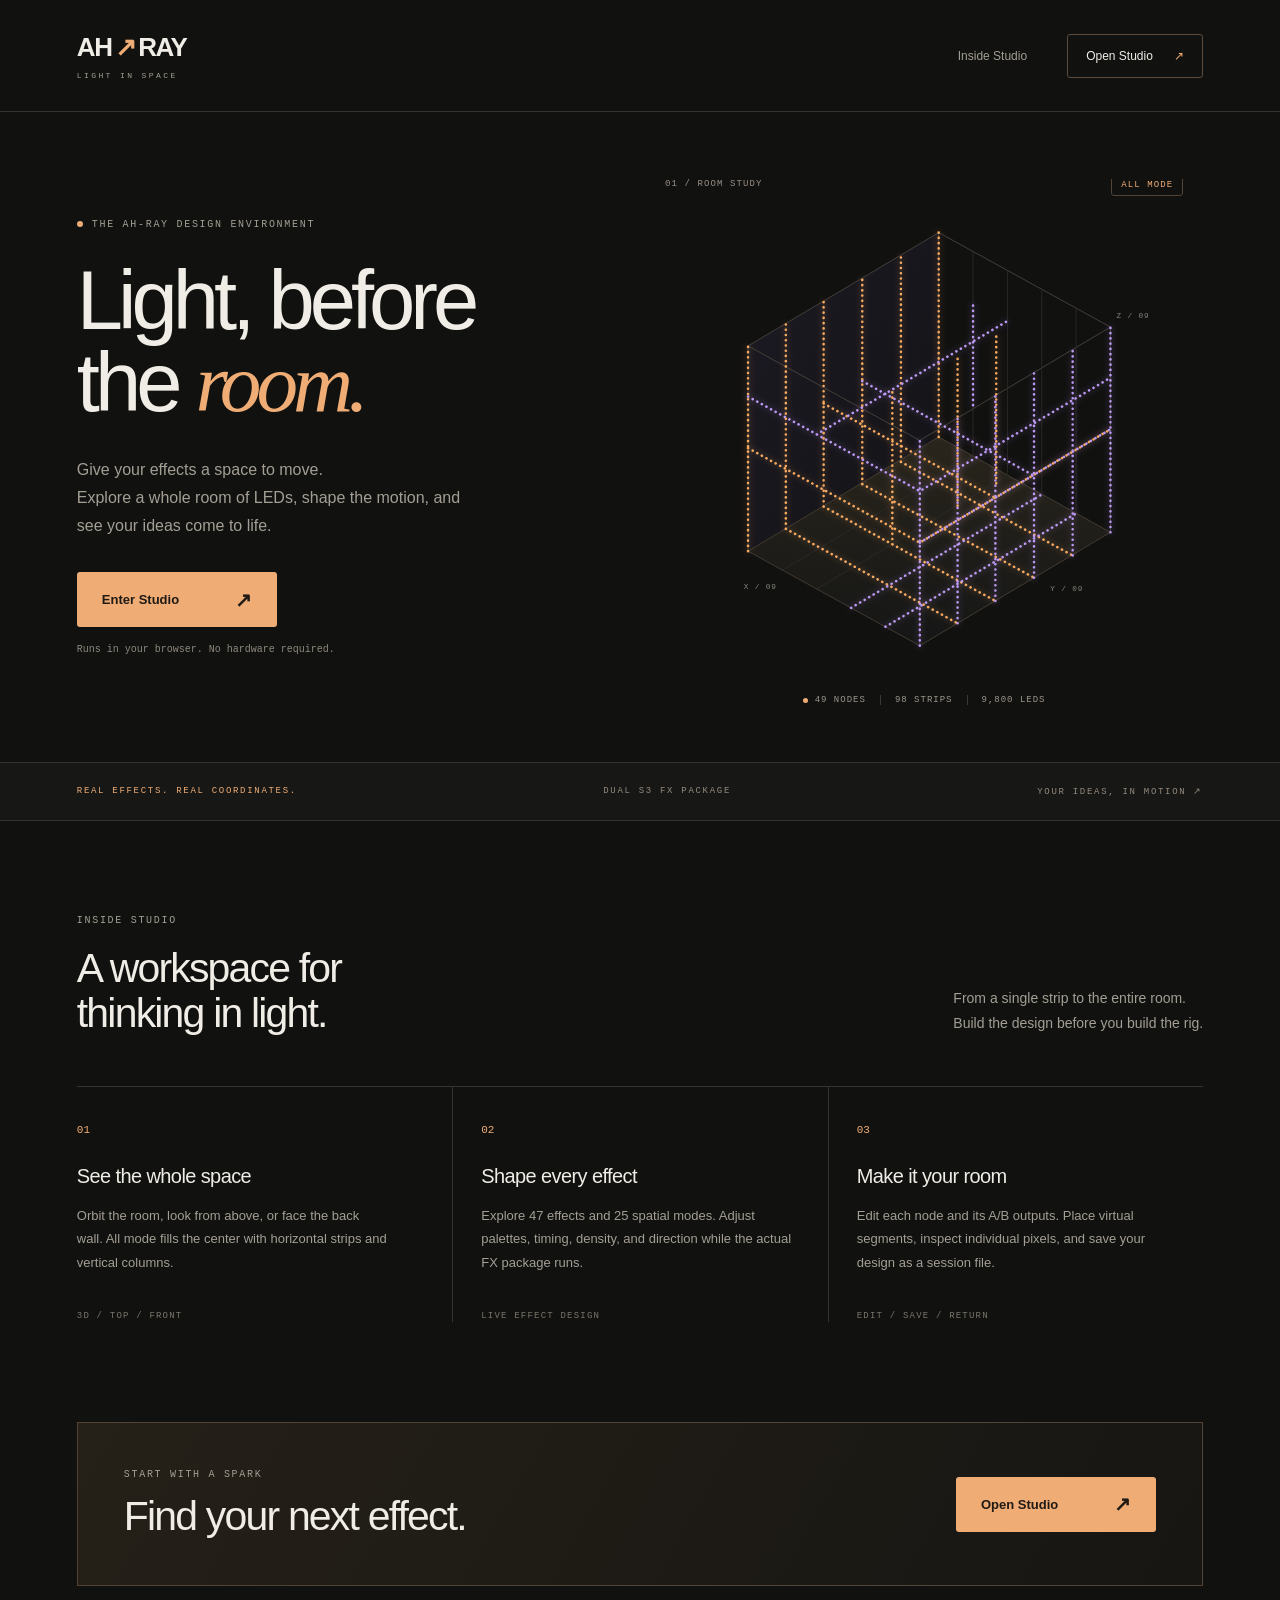
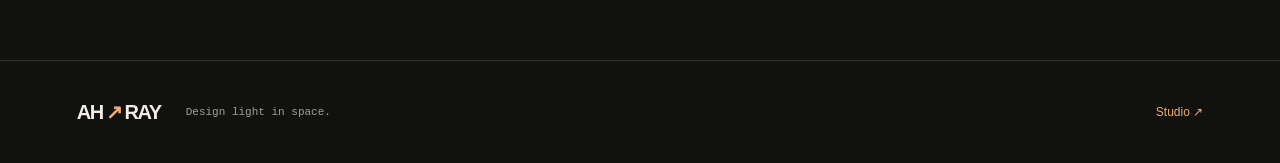
<file: public/index.html>
<!doctype html>
<html lang="en">
<head>
  <meta charset="utf-8"><meta name="viewport" content="width=device-width, initial-scale=1">
  <title>AH-RAY · Light, before the room</title>
  <meta name="description" content="Design light in space with AH-RAY Studio. Preview real Dual S3 effects across a complete LED room, without connecting hardware.">
  <meta name="theme-color" content="#111110">
  <link rel="icon" href="./favicon.svg" type="image/svg+xml">
  <link rel="stylesheet" href="./site.css">
</head>
<body>
  <header class="site-header"><a href="./" class="logo" aria-label="AH-RAY home">AH<span>↗</span>RAY<small>LIGHT IN SPACE</small></a><nav aria-label="Main navigation"><a href="#inside">Inside Studio</a><a href="./studio/" class="nav-cta">Open Studio <span>↗</span></a></nav></header>
  <main>
    <section class="hero">
      <div class="hero-copy"><p class="eyebrow"><span></span> THE AH-RAY DESIGN ENVIRONMENT</p><h1>Light, before<br>the <em>room.</em></h1><p class="intro">Give your effects a space to move.<br>Explore a whole room of LEDs, shape the motion, and see your ideas come to life.</p><a class="cta" href="./studio/">Enter Studio <span>↗</span></a><p class="micro">Runs in your browser. No hardware required.</p></div>
      <div class="room-art" role="img" aria-label="Illustration of a three dimensional room filled with amber and violet LED strips">
        <div class="art-label"><span>01 / ROOM STUDY</span><span>ALL MODE</span></div>
        <svg viewBox="0 0 650 570" aria-hidden="true">
          <defs><linearGradient id="floor" x2="0" y2="1"><stop stop-color="#29251c"/><stop offset="1" stop-color="#151616"/></linearGradient><linearGradient id="wall" x2="1" y2="1"><stop stop-color="#1c1a23"/><stop offset="1" stop-color="#131316"/></linearGradient><filter id="glow"><feGaussianBlur stdDeviation="4"/></filter><g id="room-lines" fill="none"><path d="M120 381L320 491L542 359L342 248Z" stroke="#494135"/><path d="M120 381V142L342 10L542 120V359M120 142L320 252L542 120M320 252V491M342 10V248" stroke="#4c453f"/><g stroke="#2c2b29"><path d="M164 355L364 465M208 329L408 439M253 303L453 412M298 277L498 386M160 403L382 271M200 425L422 293M240 447L462 315M280 469L502 337M164 116V355M208 90V329M253 63V303M298 37V277M382 32V271M422 54V293M462 76V315M502 98V337"/></g></g><g id="led-lines" fill="none" stroke-linecap="round" stroke-width="3" stroke-dasharray=".1 6"><g stroke="#f8aa60"><path d="M120 381V142M164 355V116M208 329V90M253 303V63M298 277V37M342 248V10M164 355L364 465M208 329L408 439M253 303L453 412M298 277L498 386M208 329V152M288 373V196M364 328V152M409 302V126M120 261L320 371L542 239M208 209L408 319"/></g><g stroke="#bc99f4"><path d="M320 491V252M364 465V226M408 439V200M453 412V173M498 386V147M542 359V120M240 447L462 315M280 469L502 337M408 439V262M320 371L542 239M120 201L320 311L542 179M200 245L422 113M253 183L453 293M382 211V92"/></g></g></defs>
          <path d="M120 381L320 491L542 359L342 248Z" fill="url(#floor)"/><path d="M120 381V142L342 10V248Z" fill="url(#wall)"/><use href="#room-lines"/><use href="#led-lines" filter="url(#glow)" opacity=".55"/><use href="#led-lines"/>
          <g fill="#88847c" font-family="monospace" font-size="9" letter-spacing="1"><text x="115" y="425">X / 09</text><text x="472" y="427">Y / 09</text><text x="549" y="110">Z / 09</text></g>
        </svg>
        <div class="art-bottom"><span class="art-dot"></span>49 NODES <span>98 STRIPS</span><span>9,800 LEDS</span></div>
      </div>
    </section>
    <div class="ticker"><span>REAL EFFECTS. REAL COORDINATES.</span><span>DUAL S3 FX PACKAGE</span><span>YOUR IDEAS, IN MOTION ↗</span></div>
    <section id="inside" class="inside"><div class="section-heading"><p class="eyebrow">INSIDE STUDIO</p><h2>A workspace for<br>thinking in light.</h2><p>From a single strip to the entire room.<br>Build the design before you build the rig.</p></div><div class="features">
      <article><span class="number">01</span><h3>See the whole space</h3><p>Orbit the room, look from above, or face the back wall. All mode fills the center with horizontal strips and vertical columns.</p><span class="feature-note">3D / TOP / FRONT</span></article>
      <article><span class="number">02</span><h3>Shape every effect</h3><p>Explore 47 effects and 25 spatial modes. Adjust palettes, timing, density, and direction while the actual FX package runs.</p><span class="feature-note">LIVE EFFECT DESIGN</span></article>
      <article><span class="number">03</span><h3>Make it your room</h3><p>Edit each node and its A/B outputs. Place virtual segments, inspect individual pixels, and save your design as a session file.</p><span class="feature-note">EDIT / SAVE / RETURN</span></article>
    </div></section>
    <section class="invitation"><div><p class="eyebrow">START WITH A SPARK</p><h2>Find your next effect.</h2></div><a class="cta" href="./studio/">Open Studio <span>↗</span></a></section>
  </main>
  <footer><a class="logo" href="./">AH<span>↗</span>RAY</a><p>Design light in space.</p><a href="./studio/">Studio ↗</a></footer>
</body></html>
</file>
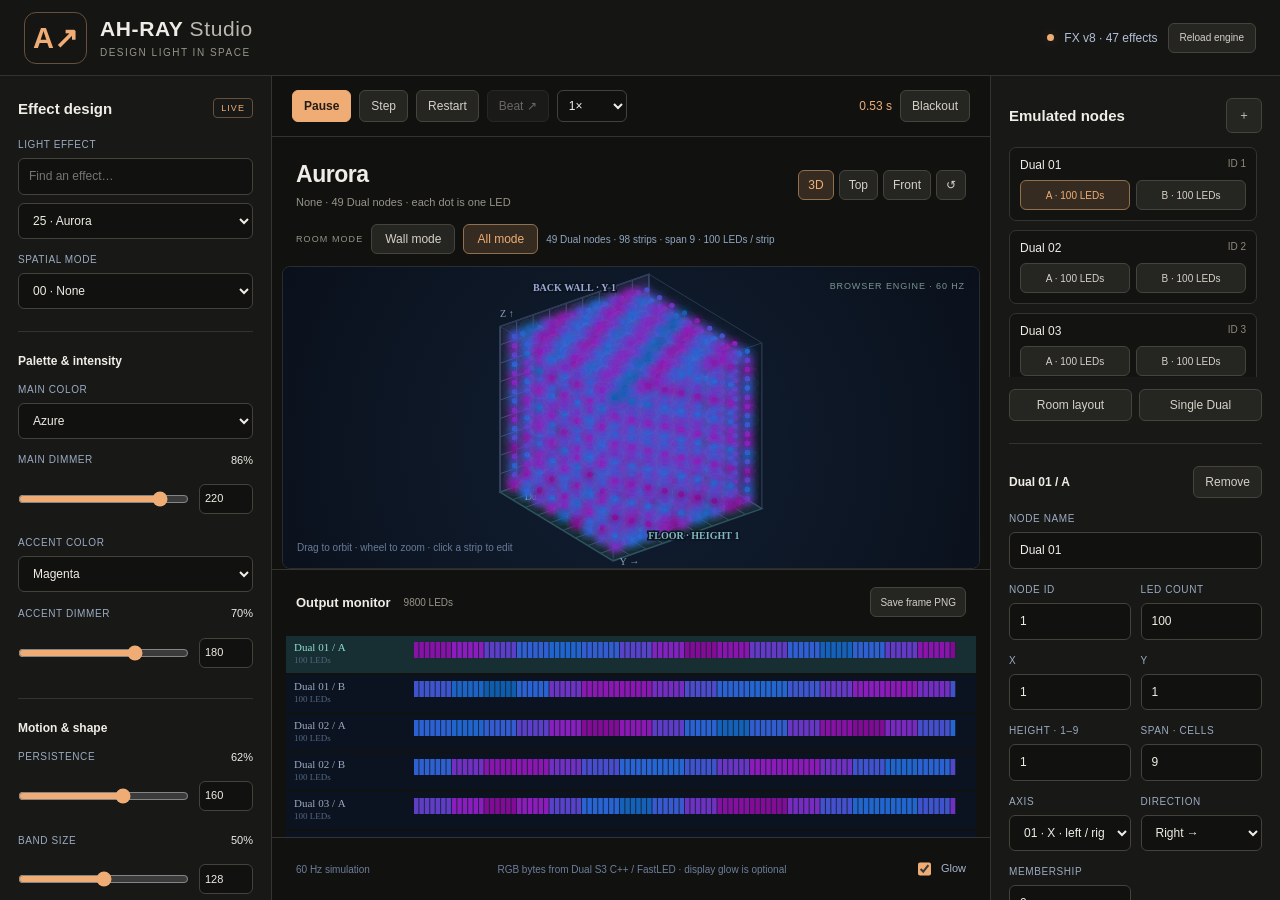
<file: public/studio/index.html>
<!doctype html>
<html lang="en">
<head><meta charset="utf-8"><meta name="viewport" content="width=device-width,initial-scale=1"><title>AH-RAY Studio · Design light in space</title><meta name="description" content="Explore the AH-RAY Dual S3 effects package in a 3D LED room. Design effects, edit nodes, and save sessions directly in your browser."><link rel="icon" href="../favicon.svg" type="image/svg+xml"><link rel="stylesheet" href="./style.css"></head>
<body><noscript><p class="no-script">Studio needs JavaScript and WebAssembly enabled to preview effects.</p></noscript>
  <header><div class="brand"><a class="mark" href="../" aria-label="AH-RAY home">A↗</a><div><strong>AH-RAY <span>Studio</span></strong><small>DESIGN LIGHT IN SPACE</small></div></div><div class="package"><span class="live-dot"></span><span id="package">Loading effects…</span><button id="rebuild" title="Reset the browser effects engine">Reload engine</button></div></header>
  <div id="error" role="alert" hidden></div>
  <main>
    <aside class="controls">
      <div class="section-top"><h2>Effect design</h2><span class="tag">LIVE</span></div>
      <label>LIGHT EFFECT<input id="search" placeholder="Find an effect…" type="search" aria-label="Find an effect"><select id="effect" aria-label="Light effect"></select></label>
      <label>SPATIAL MODE<select id="spatial" aria-label="Spatial mode"></select></label>
      <div class="rule"></div>
      <h3>Palette & intensity</h3>
      <label>MAIN COLOR<select id="mainColor"></select></label>
      <label id="customRgb" hidden>CUSTOM RGB<input id="rgb" type="color" value="#ff6000"></label>
      <div id="mainDimmer"></div>
      <label>ACCENT COLOR<select id="accentColor"></select></label>
      <div id="accentDimmer"></div>
      <div class="rule"></div><h3>Motion & shape</h3>
      <div id="fade"></div><div id="expand"></div><div id="warp"></div>
      <div class="rule"></div><h3>Timing & routing</h3>
      <div id="bpm"></div><label>BEAT DIVISION<select id="beatDivision"></select></label>
      <label class="check"><input type="checkbox" id="autoBeat" checked>Automatic BPM triggers</label>
      <label>ZONE<select id="zone"></select></label>
      <div class="rule"></div><h3>Focal point <span class="muted">room grid 1–9</span></h3>
      <div id="stage" class="triple"></div>
      <div class="rule"></div><h3>Design sessions</h3><div class="button-row"><button id="export">Save JSON</button><button id="import">Load JSON</button></div>
      <input id="file" type="file" accept=".json,application/json" hidden>
      <p class="hint">Your design stays in this browser. Save a JSON file to take it with you.</p>
    </aside>
    <section class="preview">
      <div class="transport"><button id="play" class="primary">Pause</button><button id="step" title="Advance one simulated 60 Hz frame">Step</button><button id="restart">Restart</button><button id="trigger">Beat ↗</button><select id="speed" aria-label="Playback speed"><option value=".1">0.1×</option><option value=".25">0.25×</option><option value=".5">0.5×</option><option value="1" selected>1×</option><option value="2">2×</option></select><span id="time" class="clock">0.00 s</span><button id="blackout">Blackout</button></div>
      <div class="scene-head"><div><h1 id="effectTitle">Studio</h1><p id="subtitle">Room simulation · each dot is one LED</p></div><div class="view-buttons"><button data-view="3d" class="selected">3D</button><button data-view="top">Top</button><button data-view="front">Front</button><button id="resetCamera" title="Reset camera">↺</button></div></div>
      <div class="layout-toolbar"><span>ROOM MODE</span><button id="wallMode" title="The original layout: walls, floor and ceiling, 32 Dual nodes and 64 strips">Wall mode</button><button id="allMode" title="Walls plus 16 interior vertical columns and horizontal strips in X and Y at heights 3, 5 and 7: 49 Dual nodes and 98 strips">All mode</button><span id="layoutSummary">Custom layout</span></div>
      <div class="scene"><canvas id="room" aria-label="Emulated LED strips with a gridded floor and back wall" tabindex="0"></canvas><div class="scene-tip">Drag to orbit · wheel to zoom · click a strip to edit</div><div id="pixelInfo" class="pixel-info" hidden></div><div id="sceneStatus" class="scene-status">LOADING ENGINE…</div></div>
      <div class="strips-head"><h2>Output monitor</h2><span id="ledTotal"></span><button id="snapshot">Save frame PNG</button></div>
      <div class="strip-monitor"><canvas id="strips" aria-label="Individual output LED pixel monitor"></canvas></div>
      <div class="footer"><span id="fps">60 Hz simulation</span><span>RGB bytes from Dual S3 C++ / FastLED · display glow is optional</span><label class="check"><input id="glow" type="checkbox" checked> Glow</label></div>
    </section>
    <aside class="inspector">
      <div class="section-top"><h2>Emulated nodes</h2><button id="addNode" title="Add a Dual S3 node">＋</button></div>
      <div id="nodes"></div>
      <div class="button-row layout-row"><button id="demoRoom">Room layout</button><button id="demoStrip">Single Dual</button></div>
      <div class="rule"></div><div class="section-top"><h3 id="selectedTitle">Output A</h3><button id="removeNode" title="Remove selected node">Remove</button></div>
      <div id="nodeFields"></div>
      <h3>Virtual segments <span id="segmentCount" class="muted">0 / 8</span></h3>
      <p class="hint">Offsets are zero based. Each segment has its own placement; the preview follows the firmware's current mapping.</p>
      <div id="segments"></div><button id="addSegment" class="wide">＋ Add segment</button>
      <div class="rule"></div><details><summary>Renderer details</summary><p class="hint" id="source"></p><p class="hint">Simulation runs at 60 Hz. It previews the effect and spatial pipeline; electrical behavior, LED calibration, and radio latency require hardware.</p></details>
    </aside>
  </main>
  <script type="module" src="./app.js"></script>
</body></html>
</file>
<file: public/site.css>
:root{color-scheme:dark;--bg:#111110;--text:#f0ede6;--muted:#a39f94;--accent:#efad75;--border:#34332f;font-family:Arial,Helvetica,sans-serif}*{box-sizing:border-box}html{scroll-behavior:smooth;scroll-padding-top:30px}body{margin:0;background:var(--bg);color:var(--text)}a{color:inherit;text-decoration:none}a:focus-visible{outline:2px solid var(--accent);outline-offset:6px}.site-header,main,footer{max-width:1440px;margin:auto}.site-header{height:112px;padding:0 6%;display:flex;align-items:center;justify-content:space-between;border-bottom:1px solid var(--border)}.logo{font-size:26px;font-weight:800;letter-spacing:-1.4px;white-space:nowrap}.logo span{color:var(--accent);padding:0 3px}.logo small{display:block;color:var(--muted);font:8px monospace;letter-spacing:2.4px;margin-top:8px}nav{display:flex;align-items:center;gap:40px;font-size:12px}nav>a:first-child{color:var(--muted)}.nav-cta{border:1px solid #5b4b3d;padding:14px 18px;border-radius:3px}.nav-cta span{color:var(--accent);margin-left:18px}.hero{min-height:650px;display:grid;grid-template-columns:1fr 1fr;align-items:center;padding:56px 6% 46px;gap:10px}.eyebrow{font:10px monospace;letter-spacing:1.7px;color:var(--muted);margin:0 0 30px;display:flex;align-items:center;gap:9px}.eyebrow>span{width:6px;height:6px;background:var(--accent);border-radius:50%}h1{font-size:clamp(60px,6.5vw,100px);line-height:.99;font-weight:500;letter-spacing:-5px;margin:0 0 32px}h1 em{font-weight:400;color:var(--accent);font-family:Georgia,serif}.intro{font-size:16px;line-height:1.75;color:var(--muted);margin-bottom:32px;max-width:390px}.cta{display:inline-flex;align-items:center;justify-content:space-between;gap:56px;background:var(--accent);color:#201a15;padding:20px 25px;border-radius:3px;font-size:13px;font-weight:600;transition:background .15s,transform .15s}.cta:hover{background:#ffd1a8;transform:translateY(-2px)}.cta span{font-size:20px;line-height:10px}.micro{font:10px monospace;color:#8e897e;margin-top:17px}.room-art{position:relative;overflow:hidden;min-width:0}.room-art svg{display:block;width:100%;height:auto;margin-top:28px}.art-label{display:flex;justify-content:space-between;font:9px monospace;letter-spacing:1.1px;color:#999087;padding:0 20px}.art-label span:last-child{color:var(--accent);border:1px solid #534435;border-radius:3px;padding:5px 9px;margin-top:-5px}.art-bottom{display:flex;align-items:center;gap:14px;justify-content:center;font:9px monospace;letter-spacing:1px;color:#9e978c;margin-top:-18px}.art-bottom .art-dot{width:5px;height:5px;background:var(--accent);border-radius:50%;margin-right:-7px}.art-bottom>span:not(.art-dot){padding-left:14px;border-left:1px solid #3c3730}.ticker{display:flex;justify-content:space-between;border-block:1px solid var(--border);padding:23px 6%;font:9px monospace;letter-spacing:1.7px;color:#938a7e;background:#171715}.ticker span:first-child{color:var(--accent)}.inside{padding:94px 6% 100px}.section-heading{display:grid;grid-template-columns:1fr 1fr;align-items:end;margin-bottom:50px}.section-heading .eyebrow{grid-column:1/-1;margin-bottom:20px}h2{font-size:clamp(32px,3.2vw,48px);font-weight:500;letter-spacing:-1.8px;line-height:1.1;margin:0}.section-heading>p:last-child{color:var(--muted);font-size:14px;line-height:1.8;max-width:330px;justify-self:end;margin:0}.features{display:grid;grid-template-columns:repeat(3,1fr);border-top:1px solid var(--border)}.features article{padding:32px 28px 0 0}.features article+article{border-left:1px solid var(--border);padding-left:28px}.number{font:11px monospace;color:var(--accent)}h3{font-size:20px;font-weight:500;letter-spacing:-.6px;margin:28px 0 16px}.features p{font-size:13px;color:var(--muted);line-height:1.8;max-width:310px;margin:0 0 30px}.feature-note{font:9px monospace;letter-spacing:1.2px;color:#7b766c}.invitation{margin:0 6% 74px;padding:46px;border:1px solid #514436;display:flex;align-items:center;justify-content:space-between;gap:24px;background:linear-gradient(120deg,#252018,#171613)}.invitation .eyebrow{margin-bottom:14px}footer{border-top:1px solid var(--border);padding:34px 6%;display:flex;align-items:center;gap:25px}footer .logo{font-size:20px}footer p{font:11px monospace;color:var(--muted)}footer>a:last-child{font-size:12px;margin-left:auto;color:var(--accent)}@media(max-width:900px){.hero{padding-top:60px;gap:0}h1{font-size:65px;letter-spacing:-3.5px}.hero .eyebrow{font-size:8px}.intro{font-size:14px}.room-art{margin-left:-18px;margin-right:-25px}.art-label{font-size:7px}.art-bottom{font-size:7px;gap:8px}.section-heading>p:last-child{font-size:12px}.features article{padding-right:16px}.features article+article{padding-left:16px}.features p{font-size:12px}.ticker{font-size:8px;letter-spacing:.8px}.invitation{padding:30px}}@media(max-width:620px){.site-header{height:90px}.logo{font-size:23px}nav{gap:12px}nav>a:first-child{display:none}.nav-cta{padding:11px 13px;font-size:11px}.hero{grid-template-columns:1fr;padding-top:42px;padding-bottom:45px;gap:40px}.hero .eyebrow{font-size:9px}h1{font-size:74px}.intro{max-width:360px}.room-art{margin:0}.art-label{font-size:8px}.art-bottom{font-size:8px;gap:14px}.ticker{gap:20px;overflow:hidden}.ticker span{white-space:nowrap}.ticker span:last-child{display:none}.inside{padding-top:64px;padding-bottom:60px}.section-heading{grid-template-columns:1fr;gap:24px;margin-bottom:30px}.section-heading>p:last-child{justify-self:start}.features{grid-template-columns:1fr}.features article,.features article+article{border-left:0;padding:28px 0}.features article+article{border-top:1px solid var(--border)}h3{margin:18px 0 12px}.features p{max-width:none;margin-bottom:20px;font-size:13px}.invitation{flex-direction:column;align-items:flex-start;padding:26px;margin-bottom:40px}.invitation h2{font-size:32px}footer{gap:15px}footer p{font-size:9px}}@media(prefers-reduced-motion:reduce){html{scroll-behavior:auto}.cta{transition:none}}
</file>
<file: public/studio/style.css>
:root{color-scheme:dark;--bg:#090d16;--panel:#111724;--border:#263047;--muted:#8593ab;--text:#e6edf7;--cyan:#58e4cb;--purple:#b59bff;font-family:Inter,Segoe UI,Arial,sans-serif;font-size:13px}*{box-sizing:border-box}body{margin:0;background:var(--bg);color:var(--text)}header{height:76px;padding:0 24px;display:flex;align-items:center;justify-content:space-between;border-bottom:1px solid var(--border);background:#0d1320}.brand{display:flex;gap:13px;align-items:center}.mark{color:var(--cyan);font-size:29px;font-weight:800;border:1px solid #37675f;border-radius:12px;padding:8px}.brand strong{font-size:21px;letter-spacing:.03em}.brand strong span{font-weight:400;color:#b3bfd4}.brand small{display:block;color:var(--muted);letter-spacing:.15em;font-size:10px;margin-top:6px}.package{display:flex;align-items:center;gap:10px;color:#b3bfd4;font-size:12px}.live-dot{width:7px;height:7px;background:var(--cyan);border-radius:50%;box-shadow:0 0 12px #58e4cb66}main{display:grid;grid-template-columns:272px minmax(360px,1fr) 290px;height:calc(100vh - 76px);min-height:640px}aside{background:var(--panel);padding:22px 18px;overflow-y:auto;scrollbar-width:thin;scrollbar-color:#33405a transparent}.controls{border-right:1px solid var(--border)}.inspector{border-left:1px solid var(--border)}h1,h2,h3,p{margin:0}h1{font-size:23px;font-weight:600;letter-spacing:-.02em}h2{font-size:15px;font-weight:600}h3{font-size:12px;margin-bottom:15px;font-weight:600}.section-top{display:flex;align-items:center;justify-content:space-between;gap:8px;margin-bottom:20px}.section-top h3{margin:0}.tag{font-size:9px;letter-spacing:.12em;border:1px solid #346459;padding:4px 7px;border-radius:4px;color:var(--cyan)}label{display:block;color:#9babc1;font-size:10px;letter-spacing:.06em;line-height:1.4;margin-bottom:14px}input,select,button{font:inherit}select,input[type=number],input[type=text],input[type=search]{background:#0c1220;color:var(--text);border:1px solid #303c53;border-radius:6px;outline:none;padding:9px 10px;width:100%;font-size:12px;margin-top:6px}select:focus,input:focus,button:focus-visible{border-color:var(--cyan);outline:1px solid var(--cyan)}input[type=search]{margin-bottom:2px}input[type=color]{width:100%;height:36px;background:none;border:1px solid var(--border);margin-top:6px;border-radius:5px}button{background:#1b2537;color:#c6d2e5;border:1px solid #34415a;border-radius:6px;padding:8px 11px;cursor:pointer;font-size:12px;white-space:nowrap}button:hover{background:#29364d;color:white}button:disabled{opacity:.45;cursor:wait}.primary{background:var(--cyan);color:#072820;border-color:var(--cyan);font-weight:700}.primary:hover{background:#94f2e1;color:#072820}.selected{color:var(--cyan);border-color:#3b8376;background:#18352f}.button-row{display:flex;gap:7px}.button-row button{flex:1}.wide{width:100%}.rule{height:1px;background:var(--border);margin:22px 0}.slider-label{display:flex;justify-content:space-between;align-items:center;margin-bottom:8px}.slider-label output{font-size:11px;color:var(--text);letter-spacing:0;font-variant-numeric:tabular-nums}.range-pair{display:flex;align-items:center;gap:10px}.range-pair input[type=number]{width:56px;margin:0;padding:5px;font-size:11px}.range-pair input[type=range]{width:100%;accent-color:var(--cyan);height:4px;cursor:pointer;margin:8px 0}.check{display:flex;gap:7px;align-items:center;font-size:11px;letter-spacing:0;color:#a6b6cc}.check input{accent-color:var(--cyan)}.hint{color:var(--muted);font-size:11px;line-height:1.65;margin:12px 0}.muted{color:var(--muted);font-weight:400;font-size:10px}.triple{display:grid;grid-template-columns:repeat(3,1fr);gap:8px}.preview{display:flex;flex-direction:column;min-width:0;overflow:hidden}.transport{display:flex;align-items:center;gap:8px;padding:14px 20px;border-bottom:1px solid var(--border);flex-wrap:wrap}.transport select{width:70px;margin:0;padding:7px}.clock{color:var(--cyan);font-size:12px;font-variant-numeric:tabular-nums;margin-left:auto}.scene-head{display:flex;justify-content:space-between;align-items:center;padding:24px 24px 10px;gap:12px}.scene-head p{color:var(--muted);font-size:11px;margin-top:8px}.view-buttons{display:flex;gap:5px}.view-buttons button{padding:6px 9px}.scene{flex:1;min-height:260px;position:relative;margin:0 10px;overflow:hidden}.scene canvas{width:100%;height:100%;display:block;cursor:grab;touch-action:none}.scene canvas:active{cursor:grabbing}.scene-tip{position:absolute;bottom:13px;left:14px;color:#697b99;font-size:10px;pointer-events:none}.scene-status{position:absolute;top:14px;right:14px;font-size:9px;color:#79938d;letter-spacing:.1em}.pixel-info{position:absolute;bottom:35px;left:14px;padding:10px 12px;background:#131e30ed;border:1px solid #3b5873;border-radius:6px;font-size:11px;pointer-events:none;font-variant-numeric:tabular-nums}.strips-head{display:flex;align-items:center;padding:17px 24px 10px;gap:13px;border-top:1px solid var(--border)}.strips-head h2{font-size:13px}.strips-head span{font-size:10px;color:var(--muted)}.strips-head button{margin-left:auto;padding:5px 9px;font-size:10px}.strip-monitor{height:210px;flex-shrink:0;overflow:auto;margin:0 14px}.strip-monitor canvas{display:block;width:100%;cursor:crosshair}.footer{display:flex;align-items:center;gap:10px;justify-content:space-between;padding:13px 24px;border-top:1px solid #172237;color:#6d7f9c;font-size:10px}.footer label{margin:0}.node{border:1px solid var(--border);background:#0e1523;border-radius:7px;padding:10px;margin-bottom:9px}.node-heading{display:flex;justify-content:space-between;font-size:12px;margin-bottom:8px}.node-heading small{color:#698098;font-size:10px}.node-outputs{display:flex;gap:6px}.node-outputs button{flex:1;padding:6px;font-size:10px}.layout-row{margin-top:16px}.field-grid{display:grid;grid-template-columns:1fr 1fr;gap:0 10px}.field-grid .full{grid-column:1/-1}.segment{border:1px solid var(--border);background:#0c1320;border-radius:6px;padding:10px;margin:10px 0}.segment-head{display:flex;justify-content:space-between;align-items:center;margin-bottom:12px}.segment-head button{padding:3px 8px}summary{color:#8e9fb8;font-size:11px;cursor:pointer}#error{position:fixed;top:82px;left:calc(50% - 280px);width:560px;max-width:90vw;padding:14px 18px;border:1px solid #a36569;color:#ffced0;background:#43202a;z-index:10;border-radius:8px;white-space:pre-wrap;font-size:12px}#error[hidden]{display:none}.stale{color:#ffc572!important}#blackout.selected{border-color:#d59199;color:#ffd0d8;background:#492531}@media(min-width:1700px){main{grid-template-columns:304px minmax(360px,1fr) 320px}.strip-monitor{height:240px}}@media(max-width:1100px){main{grid-template-columns:238px minmax(340px,1fr)}.inspector{grid-column:1/-1;border-top:1px solid var(--border);overflow:visible;display:block;height:auto}main{height:auto}.preview{height:850px}.controls{height:850px}.inspector #nodes{display:grid;grid-template-columns:repeat(4,1fr);gap:10px}.inspector #nodeFields{max-width:600px}.inspector #segments{display:grid;grid-template-columns:repeat(2,1fr);gap:10px}}@media(max-width:680px){header{height:auto;padding:15px;gap:15px;flex-wrap:wrap}.brand strong{font-size:18px}main{display:flex;flex-direction:column}.controls{height:auto;order:2}.preview{height:780px;order:1}.inspector{order:3}.scene-head{padding:18px 16px 8px}h1{font-size:18px}.footer>span:nth-child(2){display:none}.transport{padding:12px}.inspector #nodes{grid-template-columns:repeat(2,1fr)}}
[hidden]{display:none!important}
.layout-toolbar{display:flex;align-items:center;gap:12px;padding:6px 24px 10px;flex-wrap:wrap}.layout-toolbar>span:first-child{font-size:9px;letter-spacing:.12em;color:var(--muted)}.layout-toolbar #layoutSummary{font-size:10px;color:#8fa6c0}.layout-toolbar button{padding:6px 13px}
/* AH-RAY Studio, aligned with the public site. */
:root{--bg:#111110;--panel:#181817;--border:#34332f;--muted:#979589;--text:#f0ede6;--cyan:#efad75;--purple:#bc99f4}header{background:#151514}.mark{color:var(--cyan);border-color:#66503b;text-decoration:none}.brand strong span{color:#bcb8af}.live-dot{background:var(--cyan);box-shadow:0 0 12px #efad7533}.tag{border-color:#65503b;color:var(--cyan)}select,input[type=number],input[type=text],input[type=search]{background:#111110;border-color:#45423b}button{background:#252522;border-color:#46433c;color:#d6d1c7}button:hover{background:#34332d}.primary{background:var(--cyan);color:#251b13;border-color:var(--cyan)}.primary:hover{background:#ffd1a8;color:#251b13}.selected{color:var(--cyan);border-color:#90704e;background:#352b20}.node{background:#131312}.node-heading small{color:#91887b}.segment{background:#141413}.scene{background:radial-gradient(ellipse at center,#171b21,#0d1118);border:1px solid #292c30;border-radius:8px;margin-top:2px}.scene-head p{color:#979589}.clock{color:var(--cyan)}.footer{border-top-color:var(--border)}.no-script{padding:20px;color:#efad75}#source{overflow-wrap:anywhere}#error{left:50%;transform:translateX(-50%)}button:disabled{cursor:default}.layout-toolbar{gap:8px}.scene-tip{right:14px;line-height:1.4}.package button{font-size:10px}button,input,select{min-height:30px}@media(max-width:680px){.scene-status{font-size:8px;right:10px}.scene-head{flex-wrap:wrap}.scene-head .view-buttons{margin-left:auto}.scene{margin:5px 8px}.layout-toolbar{padding:10px 12px}.layout-toolbar #layoutSummary{width:100%}.transport{gap:6px}.transport button{padding:8px}.preview{height:900px}.strip-monitor{height:180px}.strips-head{padding:14px 12px;flex-wrap:wrap}.footer{padding:12px}.package{font-size:10px}header{padding:14px}.brand small{font-size:9px}.brand strong{font-size:19px}}@media(prefers-reduced-motion:reduce){*{scroll-behavior:auto}}
#nodes{max-height:230px;overflow-y:auto;scrollbar-width:thin;scrollbar-color:#45423b transparent;padding-right:5px}.inspector>.section-top{margin-bottom:14px}.layout-row{margin-top:12px}@media(min-width:1101px) and (max-height:850px){main{min-height:0}.scene{min-height:190px}.scene-head{padding-top:16px}.strip-monitor{height:140px}.transport{padding-top:10px;padding-bottom:10px}.strips-head{padding-top:12px}.footer{padding:10px 16px}.scene-head h1{font-size:21px}}@media(max-width:1100px){.inspector #nodes{max-height:220px;overflow-y:auto}.inspector #segments{grid-template-columns:repeat(2,minmax(0,1fr))}}@media(max-width:680px){.inspector #segments{grid-template-columns:1fr}#nodes{max-height:225px}.scene-tip{font-size:9px}.scene-head p{line-height:1.5}.brand .mark{font-size:25px;padding:6px}.brand strong{font-size:18px}}
</file>
